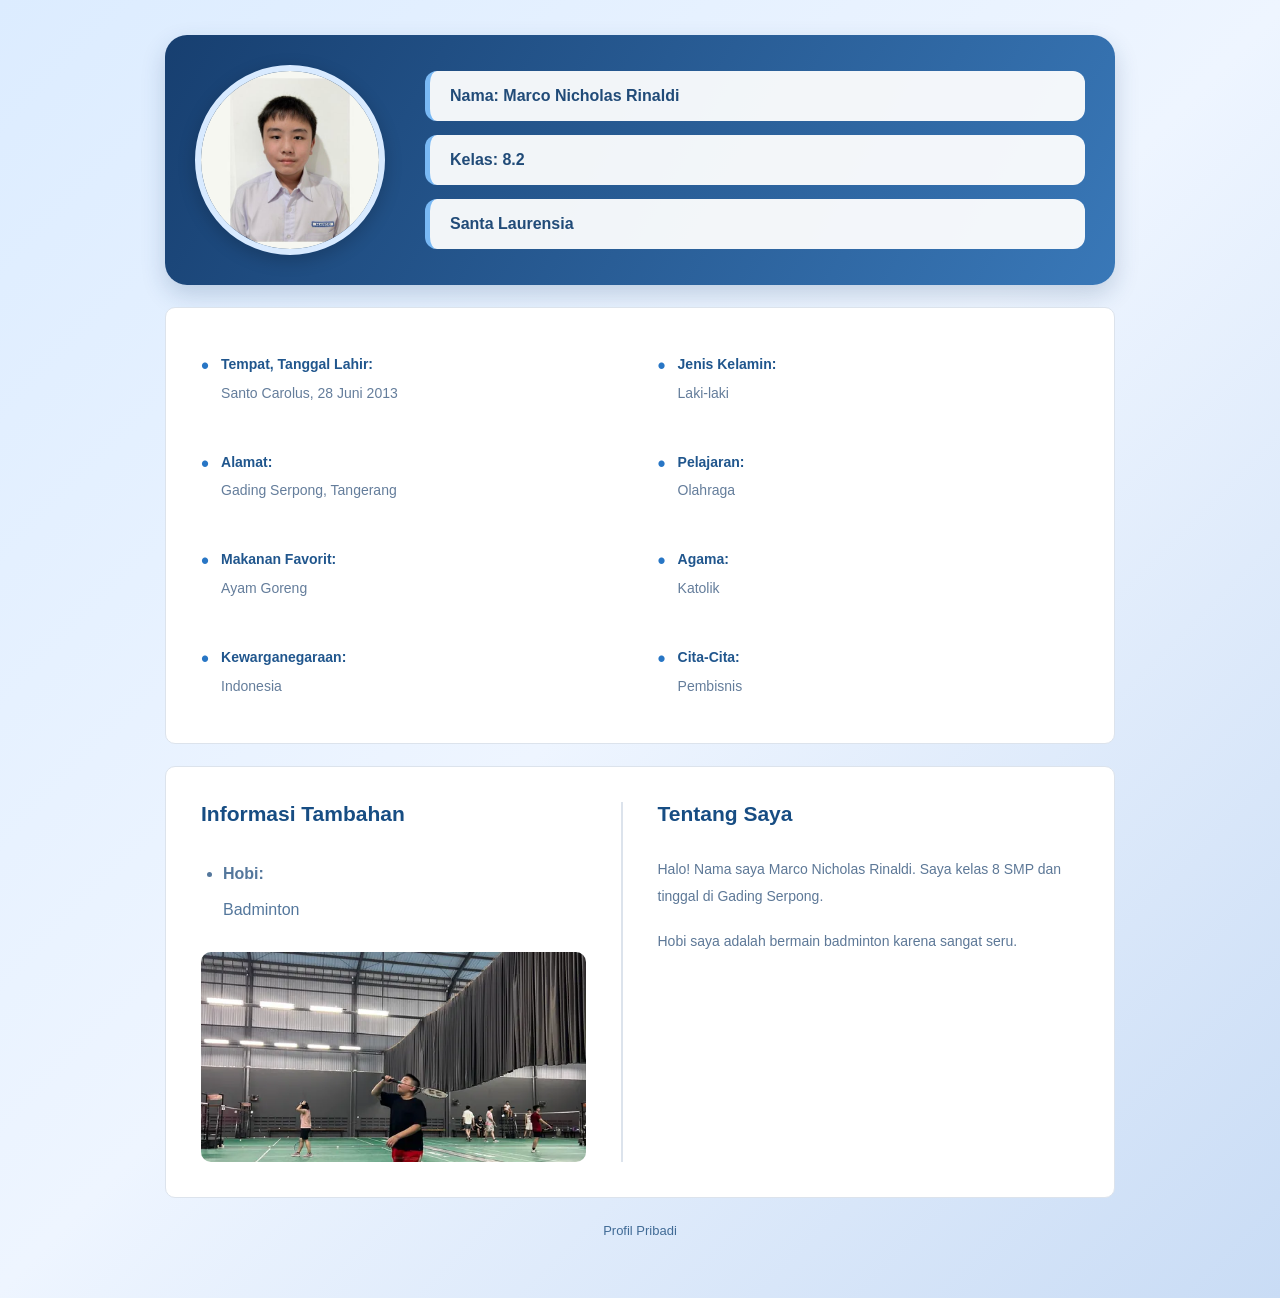
<file: index.html>
<!DOCTYPE html>
<html lang="id">
<head>
<meta charset="UTF-8">
<meta name="viewport" content="width=device-width,initial-scale=1.0">
<title>Profil Marco | Project Informatika</title>
<link rel="icon" type="image/png" href="https://www.santa-laurensia.com/sutera/wp-content/uploads/2024/10/cropped-logo-lss-11.png">
<link rel="stylesheet" href="styles.css">
</head>
<body>
<main class="marco-container">
  <section class="marco-profile">
    <a href="index2.html" class="marco-photo" title="Klik untuk melihat CV Keanu"><img src="assets/marco-photo.svg" alt="Foto Marco mengenakan seragam sekolah"></a>
    <div class="marco-profile-info">
      <div class="marco-info-box">Nama: Marco Nicholas Rinaldi</div>
      <div class="marco-info-box">Kelas: 8.2</div>
      <div class="marco-info-box">Santa Laurensia</div>
    </div>
  </section>
  <section class="marco-personal">
    <div class="marco-data-grid">
      <div class="marco-data-item"><span class="marco-bullet">•</span><div class="marco-data-text"><strong>Tempat, Tanggal Lahir:</strong><p>Santo Carolus, 28 Juni 2013</p></div></div>
      <div class="marco-data-item"><span class="marco-bullet">•</span><div class="marco-data-text"><strong>Jenis Kelamin:</strong><p>Laki-laki</p></div></div>
      <div class="marco-data-item"><span class="marco-bullet">•</span><div class="marco-data-text"><strong>Alamat:</strong><p>Gading Serpong, Tangerang</p></div></div>
      <div class="marco-data-item"><span class="marco-bullet">•</span><div class="marco-data-text"><strong>Pelajaran:</strong><p>Olahraga</p></div></div>
      <div class="marco-data-item"><span class="marco-bullet">•</span><div class="marco-data-text"><strong>Makanan Favorit:</strong><p>Ayam Goreng</p></div></div>
      <div class="marco-data-item"><span class="marco-bullet">•</span><div class="marco-data-text"><strong>Agama:</strong><p>Katolik</p></div></div>
      <div class="marco-data-item"><span class="marco-bullet">•</span><div class="marco-data-text"><strong>Kewarganegaraan:</strong><p>Indonesia</p></div></div>
      <div class="marco-data-item"><span class="marco-bullet">•</span><div class="marco-data-text"><strong>Cita-Cita:</strong><p>Pembisnis</p></div></div>
    </div>
  </section>
  <section class="marco-content">
    <div class="marco-left-content">
      <h2>Informasi Tambahan</h2>
      <ul><li><strong>Hobi:</strong><p>Badminton</p></li></ul>
      <div class="marco-main-photo"><img src="assets/marco-badminton.svg" alt="Marco bermain badminton"></div>
    </div>
    <div class="marco-right-content">
      <h2>Tentang Saya</h2>
      <p>Halo! Nama saya Marco Nicholas Rinaldi. Saya kelas 8 SMP dan tinggal di Gading Serpong.</p>
      <p>Hobi saya adalah bermain badminton karena sangat seru.</p>
    </div>
  </section>
  <footer class="marco-footer">Profil Pribadi</footer>
</main>
</body>
</html>
</file>
<file: styles.css>
*{margin:0;padding:0;box-sizing:border-box}body{background:linear-gradient(135deg,#dcecff,#eef5ff,#c9dcf5);font-family:Arial,sans-serif;color:#18345a;padding:35px 15px}.marco-container{max-width:950px;width:100%;margin:auto}.marco-profile{background:linear-gradient(120deg,#173f70,#3978b8);padding:30px;border-radius:22px;display:flex;align-items:center;gap:40px;margin-bottom:22px;box-shadow:0 10px 25px rgba(25,65,110,.2)}.marco-photo{width:190px;height:190px;flex:0 0 190px;border-radius:50%;overflow:hidden;display:block;border:6px solid #d8eaff;box-shadow:0 5px 18px #0003}.marco-photo img{width:100%;height:100%;object-fit:cover}.marco-profile-info{flex:1;min-width:0;display:flex;flex-direction:column;gap:14px}.marco-info-box{background:#fffffff0;padding:16px 20px;border-radius:12px;font-weight:bold;color:#214b78;overflow-wrap:anywhere;border-left:5px solid #79b9f5}.marco-personal{background:white;padding:35px;border-radius:10px;margin-bottom:22px;border:1px solid #dce3ec}.marco-data-grid{display:grid;grid-template-columns:repeat(2,minmax(0,1fr));gap:25px 35px}.marco-data-item{display:flex;align-items:flex-start;gap:12px;min-width:0;padding:10px 0}.marco-bullet{color:#2876c5;font-size:23px;flex-shrink:0}.marco-data-text{min-width:0;line-height:1.7;overflow-wrap:anywhere}.marco-data-text strong{display:block;color:#20568d;margin-bottom:5px;font-size:14px}.marco-data-text p{color:#647d9b;font-size:14px;overflow-wrap:anywhere}.marco-content{background:white;padding:35px;border-radius:10px;display:grid;grid-template-columns:repeat(2,minmax(0,1fr));gap:35px;border:1px solid #dce3ec}.marco-left-content{min-width:0;border-right:2px solid #dce3ec;padding-right:35px}.marco-content h2{color:#174d83;font-size:21px;margin-bottom:20px;padding-bottom:10px}.marco-left-content ul{padding-left:22px;line-height:2.2;margin-bottom:25px;color:#54779c}.marco-main-photo{width:100%;height:210px;border-radius:10px;overflow:hidden}.marco-main-photo img{width:100%;height:100%;object-fit:cover}.marco-right-content{min-width:0}.marco-right-content p{color:#5d7897;line-height:1.9;margin-bottom:18px;font-size:14px;overflow-wrap:anywhere}.marco-page-link{font-weight:bold;color:#20568d}.marco-footer{text-align:center;padding:25px;color:#416b96;font-size:13px}.marco-footer a{color:inherit}@media(max-width:600px){body{padding:20px 12px}.marco-profile{flex-direction:column;padding:25px}.marco-photo{width:170px;height:170px;flex-basis:170px}.marco-data-grid,.marco-content{grid-template-columns:1fr}.marco-left-content{border-right:0;border-bottom:2px solid #dce3ec;padding-right:0;padding-bottom:25px}}
</file>
